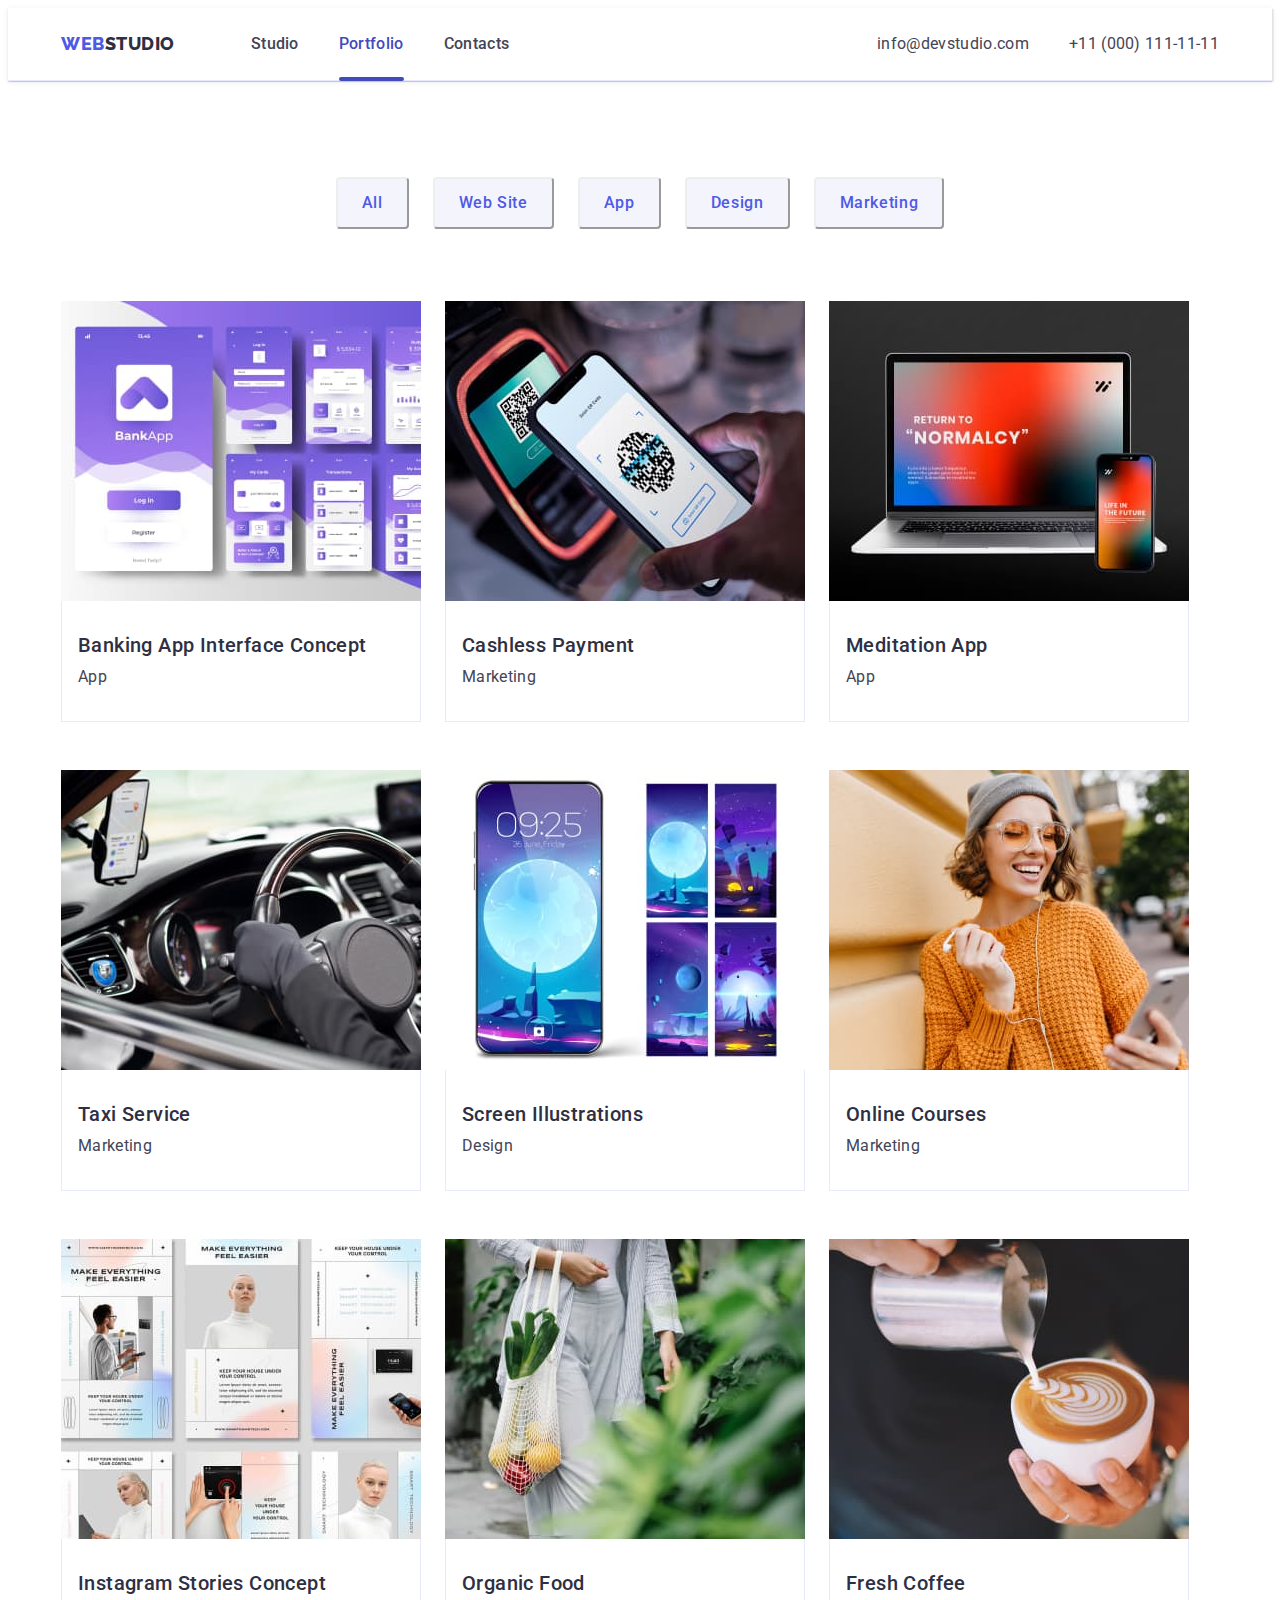
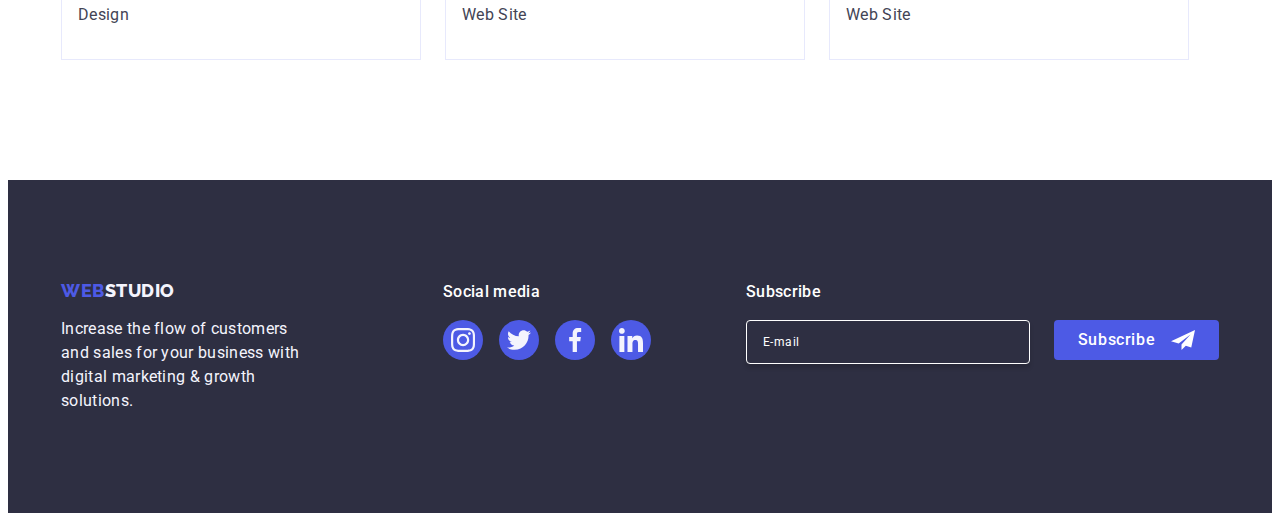
<file: portfolio.html>
<!DOCTYPE html>
<html lang="en">
  <head>
    <meta charset="UTF-8" />
    <meta name="viewport" content="width=device-width, initial-scale=1.0" />
    <title>Portfolio</title>
    <!-- Fonts link -->
    <link rel="preconnect" href="https://fonts.googleapis.com" />
    <link rel="preconnect" href="https://fonts.gstatic.com" crossorigin />
    <link
      href="https://fonts.googleapis.com/css2?family=Raleway:wght@800&family=Roboto:wght@400;500;700;900&display=swap"
      rel="stylesheet"
    />
    <link
      rel="stylesheet"
      href="https://cdnjs.cloudflare.com/ajax/libs/modern-normalize/2.0.0/modern-normalize.min.css"
      integrity="sha512-4xo8blKMVCiXpTaLzQSLSw3KFOVPWhm/TRtuPVc4WG6kUgjH6J03IBuG7JZPkcWMxJ5huwaBpOpnwYElP/m6wg=="
      crossorigin="anonymous"
      referrerpolicy="no-referrer"
    />
    <!-- Custon styles -->
    <link rel="stylesheet" href="./css/style.css" />
  </head>
  <body>
    <!-- Header styles -->
    <header class="header">
      <div class="container">
        <nav class="nav list">
          <a href="./index.html" class="logo link"
            >Web<span class="logo-dark">Studio</span>
          </a>
          <ul class="list">
            <li class="nav-item">
              <a class="nav-page link" href="./index.html">Studio</a>
            </li>
            <li>
              <a class="nav-page link current" href="./portfolio.html"
                >Portfolio</a
              >
            </li>
            <li>
              <a class="nav-page link" href="">Contacts</a>
            </li>
          </ul>
        </nav>
        <address class="contact">
          <ul class="list">
            <li>
              <a class="contact-mail link" href="mailto:info@devstudio.com"
                >info@devstudio.com
              </a>
            </li>
            <li>
              <a class="contact-mail link" href="tel:+110001111111"
                >+11 (000) 111-11-11</a
              >
            </li>
          </ul>
        </address>
      </div>
    </header>

    <!-- Main content -->
    <main>
      <!-- Section -->
      <section class="portfolio">
        <div class="container">
          <h1 class="visually-hidden">Service</h1>
          <ul class="portfolio-list list">
            <li><button class="filter-btn" type="button">All</button></li>
            <li><button class="filter-btn" type="button">Web Site</button></li>
            <li><button class="filter-btn" type="button">App</button></li>
            <li><button class="filter-btn" type="button">Design</button></li>
            <li><button class="filter-btn" type="button">Marketing</button></li>
          </ul>
          <ul class="portfolio-card list">
            <li class="portfolio-card-item">
              <a class="portfolio-card-link link" href="./portfolio.html">
                <div class="portfolio-wrapper">
                  <img
                    src="./images/img16.jpg"
                    alt="Banking App Interface Concept"
                    width="360"
                    height="300"
                  />
                  <p class="wrapper-text">
                    14 Stylish and User-Friendly App Design Concepts · Task
                    Manager App · Calorie Tracker App · Exotic Fruit Ecommerce
                    App · Cloud Storage App
                  </p>
                </div>
                <div class="portfolio-box">
                  <h2 class="qualities-title">Banking App Interface Concept</h2>
                  <p class="qualities-title-text">App</p>
                </div>
              </a>
            </li>
            <li class="portfolio-card-item">
              <a class="portfolio-card-link link" href="./portfolio.html">
                <div class="portfolio-wrapper">
                  <img
                    src="./images/img15.jpg"
                    alt="Cashless Payment"
                    width="360"
                    height="300"
                  />
                  <p class="wrapper-text">
                    14 Stylish and User-Friendly App Design Concepts · Task
                    Manager App · Calorie Tracker App · Exotic Fruit Ecommerce
                    App · Cloud Storage App
                  </p>
                </div>
                <div class="portfolio-box">
                  <h2 class="qualities-title">Cashless Payment</h2>
                  <p class="qualities-title-text">Marketing</p>
                </div>
              </a>
            </li>
            <li class="portfolio-card-item">
              <a class="portfolio-card-link link" href="./portfolio.html">
                <div class="portfolio-wrapper">
                  <img
                    src="./images/img14.jpg"
                    alt="Meditation App"
                    width="360"
                    height="300"
                  />
                  <p class="wrapper-text">
                    14 Stylish and User-Friendly App Design Concepts · Task
                    Manager App · Calorie Tracker App · Exotic Fruit Ecommerce
                    App · Cloud Storage App
                  </p>
                </div>
                <div class="portfolio-box">
                  <h2 class="qualities-title">Meditation App</h2>
                  <p class="qualities-title-text">App</p>
                </div>
              </a>
            </li>
            <li class="portfolio-card-item">
              <a class="portfolio-card-link link" href="./portfolio.html">
                <div class="portfolio-wrapper">
                  <img
                    src="./images/img13.jpg"
                    alt="Taxi Service"
                    width="360"
                    height="300"
                  />
                  <p class="wrapper-text">
                    14 Stylish and User-Friendly App Design Concepts · Task
                    Manager App · Calorie Tracker App · Exotic Fruit Ecommerce
                    App · Cloud Storage App
                  </p>
                </div>
                <div class="portfolio-box">
                  <h2 class="qualities-title">Taxi Service</h2>
                  <p class="qualities-title-text">Marketing</p>
                </div>
              </a>
            </li>
            <li class="portfolio-card-item">
              <a class="portfolio-card-link link" href="./portfolio.html">
                <div class="portfolio-wrapper">
                  <img
                    src="./images/img12.jpg"
                    alt="Screen Illustrations"
                    width="360"
                    height="300"
                  />
                  <p class="wrapper-text">
                    14 Stylish and User-Friendly App Design Concepts · Task
                    Manager App · Calorie Tracker App · Exotic Fruit Ecommerce
                    App · Cloud Storage App
                  </p>
                </div>
                <div class="portfolio-box">
                  <h2 class="qualities-title">Screen Illustrations</h2>
                  <p class="qualities-title-text">Design</p>
                </div>
              </a>
            </li>
            <li class="portfolio-card-item">
              <a class="portfolio-card-link link" href="./portfolio.html">
                <div class="portfolio-wrapper">
                  <img
                    src="./images/img11.jpg"
                    alt="Online Courses"
                    width="360"
                    height="300"
                  />
                  <p class="wrapper-text">
                    14 Stylish and User-Friendly App Design Concepts · Task
                    Manager App · Calorie Tracker App · Exotic Fruit Ecommerce
                    App · Cloud Storage App
                  </p>
                </div>
                <div class="portfolio-box">
                  <h2 class="qualities-title">Online Courses</h2>
                  <p class="qualities-title-text">Marketing</p>
                </div>
              </a>
            </li>
            <li class="portfolio-card-item">
              <a class="portfolio-card-link link" href="./portfolio.html">
                <div class="portfolio-wrapper">
                  <img
                    src="./images/img10.jpg"
                    alt="Instagram Stories Concept"
                    width="360"
                    height="300"
                  />
                  <p class="wrapper-text">
                    14 Stylish and User-Friendly App Design Concepts · Task
                    Manager App · Calorie Tracker App · Exotic Fruit Ecommerce
                    App · Cloud Storage App
                  </p>
                </div>
                <div class="portfolio-box">
                  <h2 class="qualities-title">Instagram Stories Concept</h2>
                  <p class="qualities-title-text">Design</p>
                </div>
              </a>
            </li>
            <li class="portfolio-card-item">
              <a class="portfolio-card-link link" href="./portfolio.html">
                <div class="portfolio-wrapper">
                  <img
                    src="./images/img9.jpg"
                    alt="Organic Food"
                    width="360"
                    height="300"
                  />
                  <p class="wrapper-text">
                    14 Stylish and User-Friendly App Design Concepts · Task
                    Manager App · Calorie Tracker App · Exotic Fruit Ecommerce
                    App · Cloud Storage App
                  </p>
                </div>
                <div class="portfolio-box">
                  <h2 class="qualities-title">Organic Food</h2>
                  <p class="qualities-title-text">Web Site</p>
                </div>
              </a>
            </li>
            <li class="portfolio-card-item">
              <a class="portfolio-card-link link" href="./portfolio.html">
                <div class="portfolio-wrapper">
                  <img
                    src="./images/img8.jpg"
                    alt="Fresh Coffee"
                    width="360"
                    height="300"
                  />
                  <p class="wrapper-text">
                    14 Stylish and User-Friendly App Design Concepts · Task
                    Manager App · Calorie Tracker App · Exotic Fruit Ecommerce
                    App · Cloud Storage App
                  </p>
                </div>
                <div class="portfolio-box">
                  <h2 class="qualities-title">Fresh Coffee</h2>
                  <p class="qualities-title-text">Web Site</p>
                </div>
              </a>
            </li>
          </ul>
        </div>
      </section>
    </main>

    <!-- Footer -->
    <footer class="footer">
      <div class="footer-container container">
        <!--Footer logo  -->
        <div class="footer-logo-container">
          <a href="./index.html" class="logo link"
            >Web<span class="logo-white">Studio</span>
          </a>
          <p class="footer-text">
            Increase the flow of customers and sales for your business with
            digital marketing & growth solutions.
          </p>
        </div>
        <!-- Footer social -->
        <div class="footer-social-conteiner container">
          <p class="footer-social-text">Social media</p>
          <ul class="footer-social-list list">
            <li class="footer-social-item">
              <a class="footer-social-link link" href="">
                <svg class="footer-social-icon" width="24" height="24">
                  <use href="./images/icons.svg#icon-instagram"></use>
                </svg>
              </a>
            </li>
            <li class="footer-social-item">
              <a class="footer-social-link link" href="">
                <svg class="footer-social-icon" width="24" height="24">
                  <use href="./images/icons.svg#icon-twitter"></use>
                </svg>
              </a>
            </li>
            <li class="footer-social-item">
              <a class="footer-social-link link" href="">
                <svg class="footer-social-icon" width="24" height="24">
                  <use href="./images/icons.svg#icon-facebook"></use>
                </svg>
              </a>
            </li>
            <li class="footer-social-item">
              <a class="footer-social-link link" href="">
                <svg class="footer-social-icon" width="24" height="24">
                  <use href="./images/icons.svg#icon-linkedin"></use>
                </svg>
              </a>
            </li>
          </ul>
        </div>
        <!--Footer form  -->
        <div class="footer-form-container">
          <p class="footer-social-text">Subscribe</p>
          <form class="footer-form" name="subscribe-form">
            <label class="footer-form-label">
              <input
                class="footer-form-imput"
                name="subscribe-email"
                type="email"
                placeholder="E-mail"
              />
            </label>
            <button class="footer-btn" type="submit">
              Subscribe
              <svg class="footer-form-icon" width="24" height="24">
                <use href="./images/icons.svg#icon-Frame-3"></use>
              </svg>
            </button>
          </form>
        </div>
      </div>
    </footer>
  </body>
</html>
</file>
<file: css/style.css>
:root {
  --slate: #434455;
  --white: #fff;
  --navyblue: #2e2f42;
  --iris: #4d5ae5;
  --cloud: #f4f4fd;
  --ocean: #404bbf;
  --cornflower: #e7e9fc;
  --lightslate: #8e8f99;
  --dairy: #fcfcfc;
}

/* Base styles */

body {
  font-family: 'Roboto', sans-serif;
  background: var(--white);
  color: var(--slate);
}

/* Reset styles */
h1,
h2,
h3,
p {
  margin: 0;
}
img {
  display: block;
  max-width: 100%;
  height: auto;
}
button {
  font-family: inherit;
  cursor: pointer;
}

.link {
  text-decoration: none;
  color: currentColor;
}

.list {
  list-style: none;
  margin: 0;
  padding: 0;
}
.visually-hidden {
  position: absolute;
  width: 1px;
  height: 1px;
  margin: -1px;
  border: 0;
  padding: 0;
  white-space: nowrap;
  clip-path: inset(100%);
  clip: rect(0 0 0 0);
  overflow: hidden;
}

/* Logo */

.logo {
  color: var(--iris);
  font-family: 'Raleway', sans-serif;
  font-size: 18px;
  font-weight: 800;
  line-height: 1.17;
  letter-spacing: 0.03em;
  text-transform: uppercase;
}
.header .logo {
  margin-right: 76px;
}
.logo-dark {
  color: var(--navyblue);
}

.logo-white {
  color: var(--cloud);
}

/* Header styles */

.header {
  box-shadow: 2px 1px rgba(46, 47, 66, 0.08), 0px 1px 1px rgba(46, 47, 66, 0.16),
    0px 1px 6px rgba(46, 47, 66, 0.08);
  border-bottom: 1px solid #e7e9fc;
}
.container {
  max-width: 1158px;
  margin: 0 auto;
  padding: 0 15px;
}
.header .container {
  display: flex;
}
.header .nav {
  display: flex;
  align-items: center;
}

.nav-page {
  display: flex;
  font-size: 16px;
  font-weight: 500;
  line-height: 1.5; /* 150% */
  letter-spacing: 0.02em;
  padding-top: 24px;
  padding-bottom: 24px;
  transition: color 250ms cubic-bezier(0.4, 0, 0.2, 1);
  position: relative;
}
.nav-page.current,
.nav-page:hover,
.nav-page:focus,
.nav-page:active {
  color: var(--ocean);
}

.nav-page.current::after {
  content: '';
  position: absolute;
  width: 100%;
  left: 0;
  bottom: -1px;
  height: 4px;
  background-color: var(--ocean);
  border-radius: 2px;
}

.contact {
  font-style: normal;
  color: var(--font-color);
  font-size: 16px;
  font-weight: 400;
  line-height: 1.5; /* 150% */
  letter-spacing: 0.02em;
  margin-left: auto;
}
.contact-mail {
  display: flex;
  padding-top: 24px;
  padding-bottom: 24px;
  transition: color 250ms cubic-bezier(0.4, 0, 0.2, 1);
}
.contact-mail:hover,
.contact-mail:focus {
  color: var(--ocean);
}
.nav .list,
.contact .list {
  display: flex;
  gap: 40px;
}
/* Main styles */

/*  Hero */
.hero {
  max-width: 1440px;
  margin: 0 auto;
  padding: 188px 0;
  background-color: var(--navyblue);
  background-image: linear-gradient(
      rgba(46, 47, 66, 0.7),
      rgba(46, 47, 66, 0.7)
    ),
    url(../images/hero_bg.jpg);
  background-repeat: no-repeat;
  background-size: cover;
  background-position: center;
}

.hero-title {
  max-width: 496px;
  margin-bottom: 48px;
  margin-right: auto;
  margin-left: auto;
  color: var(--white);
  text-align: center;
  font-size: 56px;
  font-weight: 700;
  line-height: 1.07; /* 107.143% */
  letter-spacing: 0.02em;
  padding-left: auto;
  padding-right: auto;
}
.hero-btn {
  display: block;
  min-width: 169px;
  height: 56px;
  border: none;
  background-color: var(--iris);
  border-radius: 4px;
  cursor: pointer;
  font-size: 16px;
  font-weight: 500;
  line-height: 1.5; /* 150% */
  letter-spacing: 0.04em;
  color: var(--white);
  box-shadow: 0px 4px 4px 0px rgba(0, 0, 0, 0.15);
  margin: 0 auto;
  padding: 16px 32px;
  transition: background-color 250ms cubic-bezier(0.4, 0, 0.2, 1);
}

.hero-btn:hover,
.hero-btn:focus {
  background-color: var(--ocean);
}
/* Qualities */
.qualities {
  padding: 120px 0;
  background: var(--white);
}
.qualities-list {
  display: flex;
  gap: 24px;
}

.qualities-list-item {
  flex-basis: calc((100% - 24px * 3) / 4);
}
.qualities-list-wrapper {
  display: flex;
  align-items: center;
  justify-content: center;
  width: 264px;
  height: 112px;
  border-radius: 4px;
  background: var(--cloud);
  margin-bottom: 8px;
}
.qualities-icon {
  align-items: center;
}
.qualities-title {
  color: var(--navyblue);
  font-size: 20px;
  font-weight: 500;
  line-height: 1.2; /* 120% */
  letter-spacing: 0.02em;
  margin-bottom: 8px;
}
.qualities-title-text {
  color: var(--slate);
  font-size: 16px;
  font-weight: 400;
  line-height: 1.5; /* 150% */
  letter-spacing: 0.02em;
}
/* Work */
.work {
  background: var(--white);
  padding-bottom: 120px;
}
.work-title {
  color: var(--navyblue);
  text-align: center;
  font-size: 36px;
  font-weight: 700;
  line-height: 1.11; /* 111.111% */
  letter-spacing: 0.02em;
  text-transform: capitalize;
  margin: 0 0 72px 0;
}
.work-card {
  display: flex;
  gap: 24px;
}
.work-card-item {
  flex-basis: calc((100% - 24 * 2) / 3);
}
.work-img {
  border: 1px solid var(--cornflower);
  background: url(<path-to-image>), lightgray 50% / cover no-repeat;
}

/* Team */
.team {
  background: var(--cloud);
  padding: 120px 0;
}
.team-card {
  display: flex;
  gap: 24px;
}
.team-card-item {
  flex-basis: calc((100% - 24 * 3) / 4);
  border-radius: 0px 0px 4px 4px;
  box-shadow: 1px 6px rgba(46, 47, 66, 0.08), 0px 1px 1px rgba(46, 47, 66, 0.16),
    0px 2px 1px rgba(46, 47, 66, 0.08);
}

.team-box {
  padding: 32px 0;
  border-radius: 0px 0px 4px 4px;
  background: var(--white);
  box-shadow: 0px 2px 1px 0px rgba(46, 47, 66, 0.08),
    0px 1px 1px 0px rgba(46, 47, 66, 0.16),
    0px 1px 6px 0px rgba(46, 47, 66, 0.08);
}

.team-img {
  background: url(<path-to-image>),
    lightgray -97.034px -0.927px / 181.897% 251.37% no-repeat;
}
.team-subtitle {
  color: var(--navyblue);
  text-align: center;
  font-size: 20px;
  font-weight: 500;
  line-height: 1.2; /* 120% */
  letter-spacing: 0.02em;
  margin-bottom: 8px;
}
.team-text {
  color: var(--slate);
  text-align: center;
  font-size: 16px;
  font-weight: 400;
  line-height: 1.5; /* 150% */
  letter-spacing: 0.02em;
  margin-bottom: 8px;
}
.team-social-list {
  display: flex;
  gap: 24px;
  justify-content: center;
}
.team-social-list {
  display: flex;
}
.team-social-item {
  justify-content: center;
  width: 40px;
  height: 40px;
  flex-basis: calc((100% - 24 * 3) / 4);
}
.team-social-link {
  display: flex;
  align-items: center;
  justify-content: center;
  width: 100%;
  height: 100%;
  border-radius: 50%;
  background-color: var(--iris);
  color: var(--cloud);
  transition: background-color 250ms cubic-bezier(0.4, 0, 0.2, 1);
}
.team-social-link:hover,
.team-social-link:focus {
  background-color: var(--ocean);
}

.team-social-icon {
  fill: #f4f4fd;
}
/*Customers */
.customers {
  padding: 120px 0;
}
.customers-list {
  display: flex;
  gap: 24px;
}
.customers-item {
  width: 168px;
  height: 88px;
  flex-basis: calc((100% - 24 * 5) / 6);
}
.customers-item-link {
  display: flex;
  color: #8e8f99;
  align-items: center;
  justify-content: center;
  width: 100%;
  height: 100%;
  border-radius: 4px;
  border: 1px solid var(--lightslate);
  transition: border-color 250ms cubic-bezier(0.4, 0, 0.2, 1),
    color 250ms cubic-bezier(0.4, 0, 0.2, 1);
}
.customers-item-link:hover,
.customers-item-link:focus {
  border-color: var(--ocean);
  color: var(--ocean);
}
.customers-icon {
  fill: currentColor;
}
.customers-item-link:hover .customers-icon {
  fill: var(--ocean);
}
/* Footer */
.footer {
  background: var(--navyblue);
  padding: 100px 0;
}
.footer-container {
  display: flex;
  align-items: baseline;
}
.footer-logo-container {
  margin-right: 120px;
}
.footer .logo {
  display: inline-block;
  margin-bottom: 16px;
}
.footer-text {
  color: var(--cloud);
  font-size: 16px;
  font-weight: 400;
  line-height: 1.5; /* 150% */
  letter-spacing: 0.02em;
  max-width: 264px;
}
.footer-social-conteiner {
  display: block;
  margin: 0;
}
.footer-social-text {
  color: var(--white);
  font-size: 16px;
  font-weight: 500;
  line-height: 1.5; /* 150% */
  letter-spacing: 0.02em;
  margin-bottom: 16px;
}
.footer-social-list {
  display: flex;
  gap: 16px;
}
.footer-social-item {
  justify-content: center;
  flex-basis: calc((100% - 16 * 3) / 4);
  width: 40px;
  height: 40px;
}
.footer-social-link {
  display: flex;
  align-items: center;
  justify-content: center;
  width: 100%;
  height: 100%;
  border-radius: 50%;
  background-color: var(--iris);
  fill: var(--cloud);
  transition: background-color 250ms cubic-bezier(0.4, 0, 0.2, 1);
}
.footer-social-link:hover,
.footer-social-link:focus {
  background-color: #31d0aa;
}

.footer-form-container {
  margin-left: 80px;
}

.footer-form {
  display: flex;
  gap: 24px;
}

.footer-form-imput {
  width: 264px;
  height: 40px;
  padding-left: 16px;
  color: var(--white, #fff);
  background-color: transparent;
  border-radius: 4px;
  border: 1px solid var(--white, #fff);
  box-shadow: 0px 4px 4px 0px rgba(0, 0, 0, 0.15);
  font-size: 12px;
  font-weight: 400;
  line-height: 1.5; /* 200% */
  letter-spacing: 0.04em;
}
.footer-form-imput::placeholder {
  color: var(--white, #fff);
}

.footer-btn {
  min-width: 165px;
  height: 40px;
  display: flex;
  justify-content: center;
  gap: 16px;
  flex-basis: calc((100% - 16 * 1) / 2);
  align-items: center;
  padding: 0;
  border: none;
  border-radius: 4px;
  background: var(--iris, #4d5ae5);
  color: var(--white);
  text-align: center;
  font-size: 16px;
  font-weight: 500;
  line-height: 1.5; /* 150% */
  letter-spacing: 0.04em;
  fill: currentColor;
  transition: background-color 250ms cubic-bezier(0.4, 0, 0.2, 1);
}

.footer-btn:hover,
.footer-btn:focus {
  background-color: var(--ocean);
}
.footer-form-icon {
}
/* Modal window*/
.backdrop {
  position: fixed;
  top: 0;
  left: 0;
  width: 100%;
  height: 100%;
  background-color: rgba(46, 47, 66, 0.4);
  transition: opacity 250ms cubic-bezier(0.4, 0, 0.2, 1),
    visibility 250ms cubic-bezier(0.4, 0, 0.2, 1);
}
.is-hidden {
  opacity: 0;
  visibility: hidden;
  pointer-events: none;
}
.modal {
  padding: 72px 24px 24px 24px;
  position: absolute;
  top: 50%;
  left: 50%;
  width: 408px;
  min-height: 584px;
  border-radius: 4px;
  background: var(--dairy);
  box-shadow: 0px 2px 1px 0px rgba(0, 0, 0, 0.2),
    0px 1px 3px 0px rgba(0, 0, 0, 0.12), 0px 1px 1px 0px rgba(0, 0, 0, 0.14);
  transform: translate(-50%, -50%) scale(1);
  transition: transform 250ms cubic-bezier(0.4, 0, 0.2, 1);
}
.modal-btn {
  display: flex;
  align-items: center;
  justify-content: center;
  position: absolute;
  top: 24px;
  right: 24px;
  width: 24px;
  height: 24px;
  padding: 0;
  fill: var(--navyblue);
  background-color: var(--cornflower);
  border: 1px solid rgba(0, 0, 0, 0.1);
  border-radius: 50%;
  cursor: pointer;
  transition: background-color 250ms cubic-bezier(0.4, 0, 0.2, 1),
    border 250ms cubic-bezier(0.4, 0, 0.2, 1);
}

.modal-btn:hover,
.modal-btn:focus {
  fill: var(--white);
  background-color: var(--ocean);
  border: none;
}
.button-image {
  transition: fill 250ms cubic-bezier(0.4, 0, 0.2, 1);
}

.modal-caption {
  display: block;
  font-size: 16px;
  font-weight: 500;
  line-height: 1.5; /* 150% */
  letter-spacing: 0.02em;
  color: var(--navyblue, #2e2f42);
  text-align: center;
  width: 360px;
  margin-bottom: 16px;
}
/* Modal form */
input {
  font-family: inherit;
}
textarea {
  font-family: inherit;
}

.modal-form {
}
.modal-form-container {
  margin-bottom: 8px;
}
.modal-form-label {
  display: block;
  margin-bottom: 4px;
  color: var(--lightslate);
  font-size: 12px;
  line-height: 1.17; /* 116.667% */
  letter-spacing: 0.04em;
}

.modal-form-field {
  position: relative;
}

.modal-form-input {
  width: 100%;
  height: 40px;
  padding: 8px 16px;
  border-radius: 4px;
  border: 1px solid var(--navyblue-modal, rgba(46, 47, 66, 0.4));
  background-color: transparent;
  padding-left: 38px;
  outline: transparent;
  font-size: 12px;
  line-height: 1.17;
  letter-spacing: 0.04em;
  transition: border-color 250ms cubic-bezier(0.4, 0, 0.2, 1);
}
.modal-form-input:focus,
.modal-form-textarea:focus {
  border-color: var(--iris);
}

.modal-form-icon {
  position: absolute;
  top: 50%;
  left: 16px;
  transform: translateY(-50%);
  pointer-events: none;
  transition: fill 250ms cubic-bezier(0.4, 0, 0.2, 1);
}
.modal-form-input:focus + .modal-form-icon {
  fill: var(--iris);
}
.modal-form-comment {
  margin-bottom: 16px;
}
.modal-form-textarea {
  width: 100%;
  height: 120px;
  padding: 8px 16px;
  resize: none;
  background-color: transparent;
  outline: transparent;
  border-radius: 4px;
  border: 1px solid var(--navyblue-modal, rgba(46, 47, 66, 0.4));
  color: var(--navyblue-modal, rgba(46, 47, 66, 0.4));
  font-size: 12px;
  line-height: 1.17;
  letter-spacing: 0.04em;
  transition: border-color 250ms cubic-bezier(0.4, 0, 0.2, 1);
}
.modal-form-textarea:focus {
  border-color: var(--iris);
}
.modal-form-textarea::placeholder {
  color: var(--lightslate);
}

.modal-form-checkbox {
  margin-bottom: 24px;
}

.modal-checkbox-text {
  display: block;
  color: var(--lightslate);
  font-size: 12px;
  line-height: 1.17; /* 116.667% */
  letter-spacing: 0.04em;
}

.agreement-checkbox {
  display: inline-flex;
  align-items: center;
  justify-content: center;
  width: 16px;
  height: 16px;
  margin-right: 8px;
  border: 1px solid var(--navyblue-modal, rgba(46, 47, 66, 0.4));
  border-radius: 2px;
  fill: transparent;
  transition: background-color 250ms cubic-bezier(0.4, 0, 0.2, 1),
    border 250ms cubic-bezier(0.4, 0, 0.2, 1),
    fill 250ms cubic-bezier(0.4, 0, 0.2, 1);
}

input[type='checkbox']:checked + label span {
  background-color: var(--ocean);
  border: none;
  fill: var(--cloud);
}
.agreement-checkbox-icon {
  color: currentColor;
}

.modal-form-link {
  color: var(--iris);
}
.modal-form-btn {
  display: block;
  min-width: 169px;
  height: 56px;
  margin: 0 auto;
  border: none;
  font-family: 'Roboto', sans-serif;
  background-color: var(--iris);
  border-radius: 4px;
  cursor: pointer;
  font-size: 16px;
  font-weight: 500;
  line-height: 1.5; /* 150% */
  letter-spacing: 0.04em;
  color: var(--white);
  box-shadow: 0px 4px 4px 0px rgba(0, 0, 0, 0.15);
  padding: 16px 32px;
  transition: background-color 250ms cubic-bezier(0.4, 0, 0.2, 1);
}
.modal-form-btn:hover,
.modal-form-btn:hover {
  background-color: var(--ocean);
}

/* Portfolio page*/

.portfolio {
  padding-top: 96px;
  padding-bottom: 120px;
}

.portfolio-list {
  display: flex;
  justify-content: center;
  gap: 24px;
  margin-bottom: 72px;
}
.filter-btn {
  font-family: 'Roboto', sans-serif;
  color: var(--iris);
  text-align: center;
  font-size: 16px;
  font-weight: 500;
  line-height: 1.5; /* 150% */
  letter-spacing: 0.04em;
  border-color: 1px solid var(--cornflower);
  background-color: var(--cloud);
  cursor: pointer;
  padding: 12px 24px;
  border-radius: 4px;
  box-shadow: 0;
  transition: color 250ms cubic-bezier(0.4, 0, 0.2, 1),
    background-color 250ms cubic-bezier(0.4, 0, 0.2, 1),
    border-color 250ms cubic-bezier(0.4, 0, 0.2, 1),
    box-shadow 250ms cubic-bezier(0.4, 0, 0.2, 1);
}

.filter-btn:hover,
.filter-btn:focus {
  color: var(--white);
  background-color: var(--ocean);
  border-color: 1px solid transparent;
  box-shadow: 0px 2px 2px 0px rgba(0, 0, 0, 0.12),
    0px 2px 1px 0px rgba(0, 0, 0, 0.08), 0px 3px 1px 0px rgba(0, 0, 0, 0.1);
}
.portfolio-card {
  display: flex;
  flex-wrap: wrap;
  column-gap: 24px;
  row-gap: 48px;
}
.portfolio-card-item {
  flex-basis: calc((100% - 24 * 2) / 3);
}

.portfolio-card-link {
  display: block;
  transition: box-shadow 250ms cubic-bezier(0.4, 0, 0.2, 1);
}
.portfolio-card-link:hover,
.portfolio-card-link:focus {
  box-shadow: 0px 1px 6px rgba(46, 47, 66, 0.08),
    0px 1px 1px rgba(46, 47, 66, 0.16), 0px 2px 1px rgba(46, 47, 66, 0.08);
}
.portfolio-wrapper {
  position: relative;
  overflow: hidden;
}
.wrapper-text {
  position: absolute;
  top: 0;
  width: 100%;
  height: 100%;
  padding: 40px 32px;
  font-size: 16px;
  font-weight: 400;
  line-height: 1.5; /* 150% */
  letter-spacing: 0.02em;
  color: var(--cloud);
  background-color: var(--iris);
  transform: translateY(100%);
  transition: transform 250ms cubic-bezier(0.4, 0, 0.2, 1);
}
.portfolio-card-link:hover .wrapper-text,
.portfolio-card-link:focus .wrapper-text {
  transform: translateY(0%);
}
.portfolio-box {
  padding: 32px 16px;
  border: 1px solid #e7e9fc;
  border-top: none;
}
</file>
